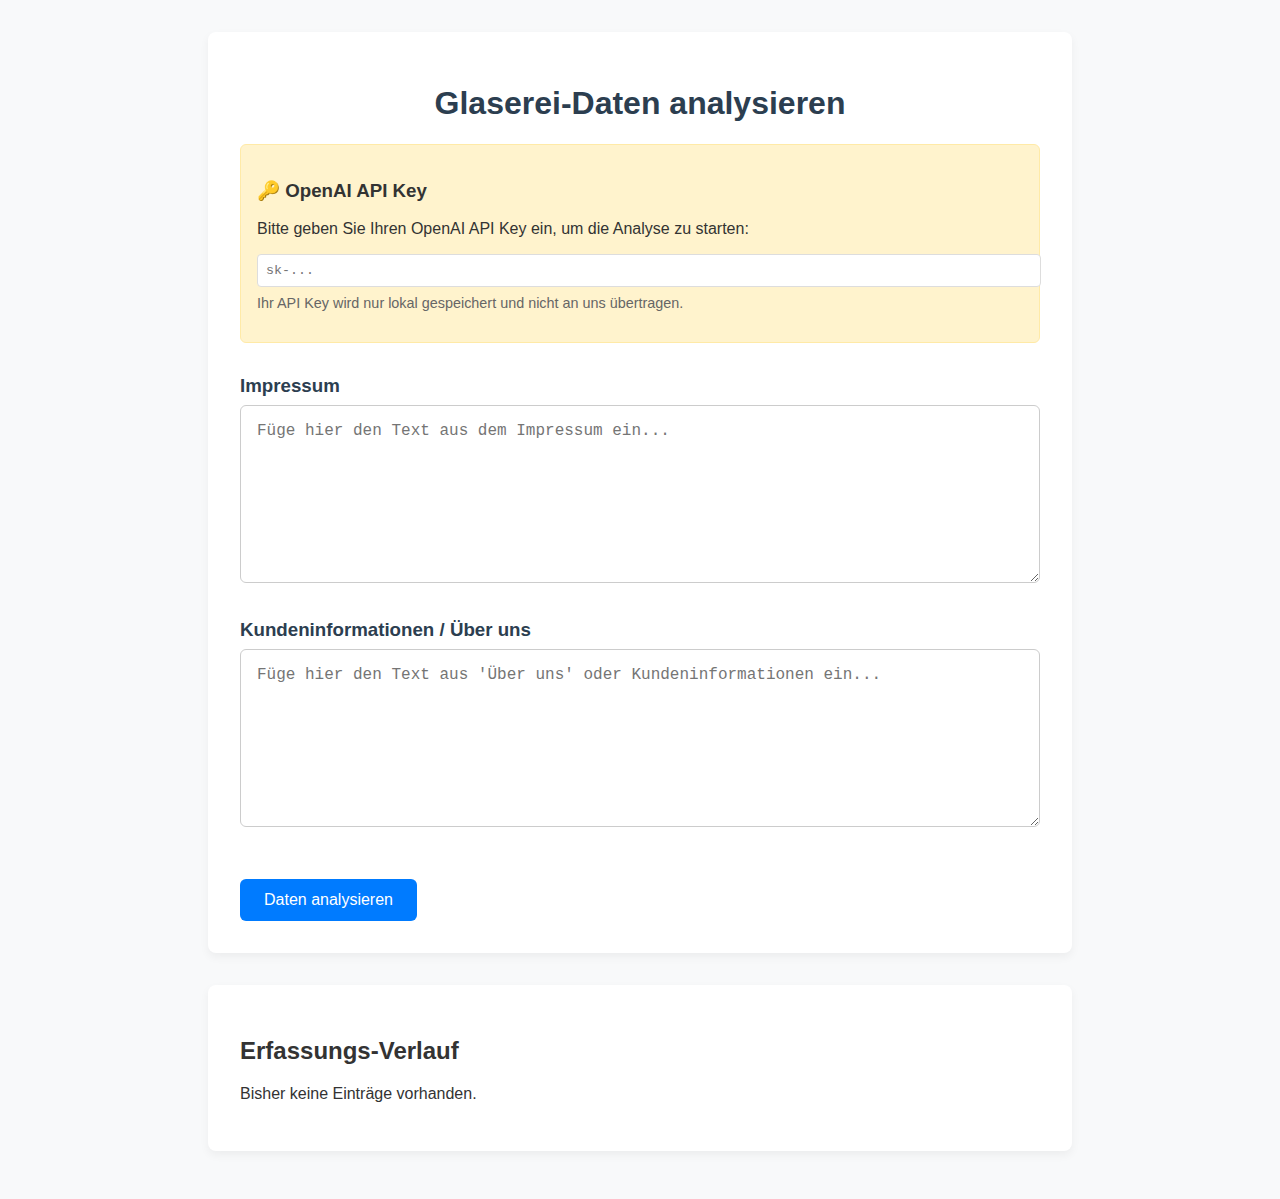
<file: netlify-index.html>
<!DOCTYPE html>
<html lang="de">
<head>
  <meta charset="UTF-8">
  <meta name="viewport" content="width=device-width, initial-scale=1.0">
  <title>Glaserei-Daten-Extraktor</title>
  <style>
    body {
      font-family: 'Segoe UI', sans-serif;
      margin: 0;
      padding: 2rem;
      background-color: #f8f9fa;
      color: #333;
    }
    h1 {
      text-align: center;
      color: #2c3e50;
    }
    .container {
      max-width: 800px;
      margin: 0 auto;
      background-color: #fff;
      padding: 2rem;
      border-radius: 8px;
      box-shadow: 0 4px 10px rgba(0,0,0,0.05);
    }
    .input-section {
      margin-bottom: 2rem;
    }
    .input-section h3 {
      color: #2c3e50;
      margin-bottom: 0.5rem;
    }
    textarea {
      width: 100%;
      padding: 1rem;
      font-size: 1rem;
      border: 1px solid #ccc;
      border-radius: 6px;
      resize: vertical;
      box-sizing: border-box;
    }
    button {
      display: inline-block;
      background-color: #007bff;
      color: white;
      padding: 0.75rem 1.5rem;
      margin-top: 1rem;
      border: none;
      border-radius: 6px;
      cursor: pointer;
      font-size: 1rem;
      transition: background-color 0.3s;
    }
    button:hover {
      background-color: #0056b3;
    }
    pre {
      margin-top: 2rem;
      background-color: #f1f1f1;
      padding: 1rem;
      border-radius: 6px;
      white-space: pre-wrap;
    }
    
    /* Styles für die Historie-Tabelle */
    .history-table {
      width: 100%;
      border-collapse: collapse;
      font-size: 14px;
      margin-top: 1rem;
    }
    
    .history-table th {
      background-color: #f8f9fa;
      padding: 12px 8px;
      text-align: left;
      border-bottom: 2px solid #dee2e6;
      font-weight: 600;
      position: sticky;
      top: 0;
      z-index: 10;
    }
    
    .history-table td {
      padding: 10px 8px;
      border-bottom: 1px solid #dee2e6;
    }
    
    .history-table tbody tr:nth-child(even) {
      background-color: #f8f9fa;
    }
    
    .history-table tbody tr:hover {
      background-color: #e9ecef;
    }
    
    .history-container {
      max-height: 500px;
      overflow-y: auto;
      border: 1px solid #ddd;
      border-radius: 6px;
      margin-top: 1rem;
    }
    
    .email-status-generated {
      color: #28a745;
      font-weight: 600;
    }
    
    .email-status-pending {
      color: #6c757d;
    }
    
    .history-info {
      margin-top: 10px;
      font-size: 12px;
      color: #6c757d;
      text-align: center;
    }
    
    .api-key-section {
      background-color: #fff3cd;
      border: 1px solid #ffeaa7;
      border-radius: 6px;
      padding: 1rem;
      margin-bottom: 2rem;
    }
    
    .api-key-input {
      width: 100%;
      padding: 0.5rem;
      border: 1px solid #ddd;
      border-radius: 4px;
      font-family: monospace;
    }
  </style>
</head>
<body>
  <div class="container">
    <h1>Glaserei-Daten analysieren</h1>
    
    <!-- API Key Section -->
    <div class="api-key-section">
      <h3>🔑 OpenAI API Key</h3>
      <p>Bitte geben Sie Ihren OpenAI API Key ein, um die Analyse zu starten:</p>
      <input type="password" id="openaiApiKey" class="api-key-input" placeholder="sk-...">
      <p style="font-size: 0.9em; color: #666; margin-top: 0.5rem;">
        Ihr API Key wird nur lokal gespeichert und nicht an uns übertragen.
      </p>
    </div>
    
    <div class="input-section">
      <h3>Impressum</h3>
      <textarea id="impressumText" rows="8" placeholder="Füge hier den Text aus dem Impressum ein..."></textarea>
    </div>
    
    <div class="input-section">
      <h3>Kundeninformationen / Über uns</h3>
      <textarea id="kundeninfoText" rows="8" placeholder="Füge hier den Text aus 'Über uns' oder Kundeninformationen ein..."></textarea>
    </div>
    
    <button onclick="analyseGlasereiDaten()">Daten analysieren</button>
    <div id="output"></div>

    <div id="mail-generator-section" style="display: none; margin-top: 20px;">
      <button id="generateMailBtn" style="display: none;">✉️ Akquise-Mail generieren</button>
      <button id="changeAnredeBtn" style="display: none; background-color: #ffc107; color: black;">👤 Anrede ändern</button>
      <button id="previewMailBtn" style="display: none; background-color: #17a2b8;">👁️ E-Mail Vorschau</button>
      <button id="copyMailBtn" style="display: none; background-color: #28a745;">📋 In Zwischenablage kopieren</button>
      <button id="sendMailBtn" style="display: none; background-color: #dc3545;">📧 E-Mail-Inhalt kopieren</button>
      
      <div id="mail-output" style="margin-top: 15px; white-space: pre-wrap; background: #f1f1f1; padding: 1rem; border-radius: 6px; font-family: monospace;"></div>
    </div>
  </div>

  <!-- Force re-deploy -->
  <script src="./script.js"></script>
  
  <div class="container" style="margin-top: 2rem;">
    <h2>Erfassungs-Verlauf</h2>
    <div id="history-output">
      <p>Bisher keine Einträge vorhanden.</p>
    </div>
  </div>
</body>
</html>
</file>
